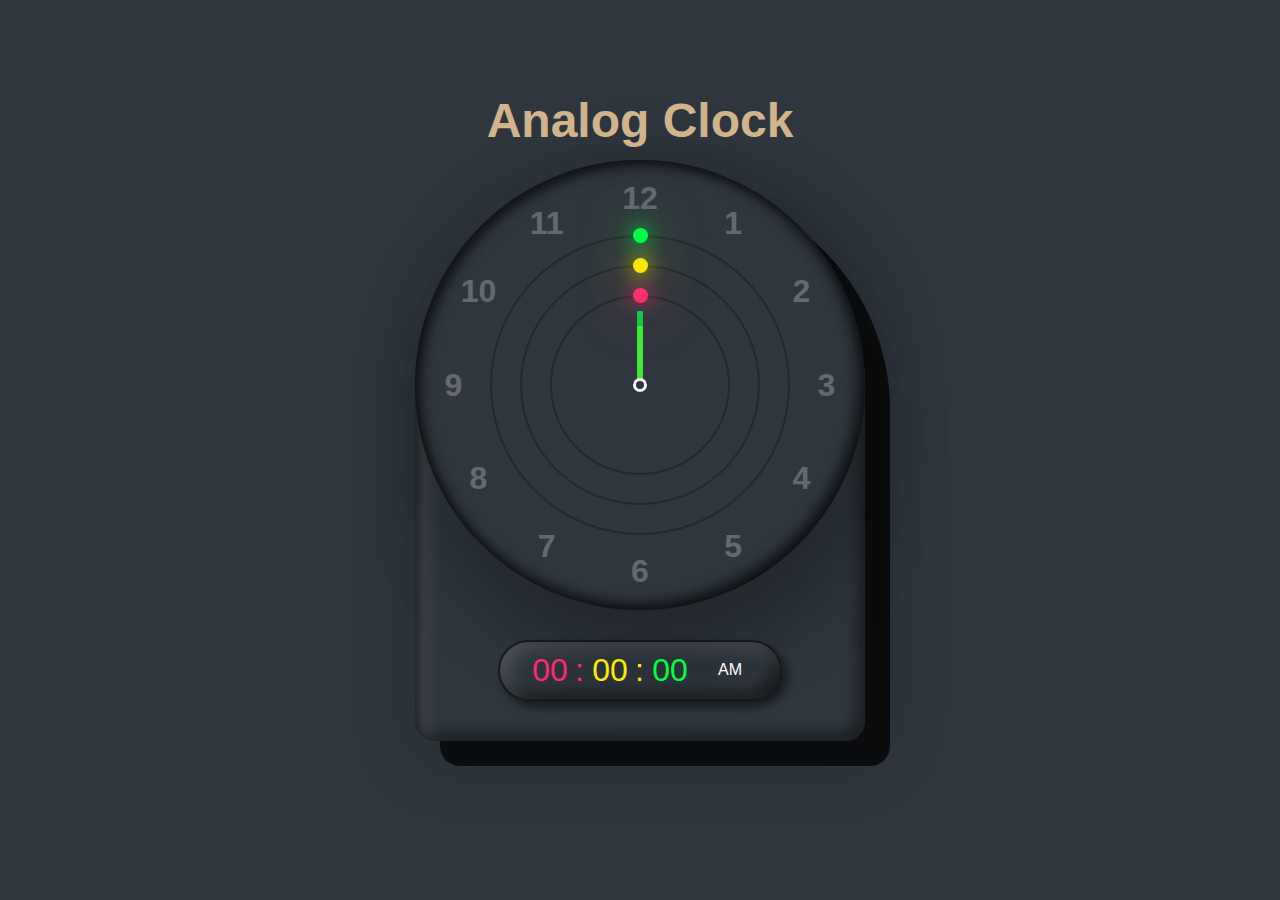
<file: index.html>
<!DOCTYPE html>
<html lang="en">

<head>
    <meta charset="UTF-8">
    <meta name="viewport" content="width=device-width, initial-scale=1.0">
    <title>Clock</title>
    <link rel="stylesheet" href="ck.css">
</head>

<body>
    <div class="container">
        <div class="clock">
            <h2>Analog Clock</h2>
            <div class="circle" id="sc" style="--clr:#04fc43;"><i></i></div>
            <div class="circle circle2" id="mn" style="--clr:#fee800;"><i></i></div>
            <div class="circle circle3" id="hr" style="--clr:#ff2972;"><i></i></div><span
                style="--i:1;"><b>1</b></span><span style="--i:2;"><b>2</b></span><span
                style="--i:3;"><b>3</b></span><span style="--i:4;"><b>4</b></span><span
                style="--i:5;"><b>5</b></span><span style="--i:6;"><b>6</b></span><span
                style="--i:7;"><b>7</b></span><span style="--i:8;"><b>8</b></span><span
                style="--i:9;"><b>9</b></span><span style="--i:10;"><b>10</b></span><span
                style="--i:11;"><b>11</b></span><span style="--i:12;"><b>12</b></span>
        </div>
        <div id="time">
            <div id="hours" style="--clr:#ff2972;">00</div>
            <div id="minutes" style="--clr:#fee800;">00</div>
            <div id="seconds" style="--clr:#04fc43;">00</div>
            <div id="ampm">AM</div>
        </div>
    </div>
    <script>"use strict"; let hr = document.querySelector('#hr'); let mn = document.querySelector('#mn'); let sc = document.querySelector('#sc'); setInterval(() => { let day = new Date(); let hh = day.getHours() * 30; let mm = day.getMinutes() * 6; let ss = day.getSeconds() * 6; hr.style.transform = `rotateZ(${hh + (mm / 12)}deg)`; mn.style.transform = `rotateZ(${mm}deg)`; sc.style.transform = `rotateZ(${ss}deg)`; let hours = document.getElementById('hours'); let minutes = document.getElementById('minutes'); let seconds = document.getElementById('seconds'); let ampm = document.getElementById('ampm'); let h = new Date().getHours(); let m = new Date().getMinutes(); let s = new Date().getSeconds(); let am = h >= 12 ? "PM" : "AM"; if (h > 12) { h = h - 12; } h = (h < 10) ? "0" + h : h; m = (m < 10) ? "0" + m : m; s = (s < 10) ? "0" + s : s; hours.innerHTML = h; minutes.innerHTML = m; seconds.innerHTML = s; ampm.innerHTML = am; }, 1000); </script>
</body>

</html>
</file>
<file: ck.css>
*{margin:0;padding:0;box-sizing:border-box;font-family:'Poppins',sans-serif}body{display:flex;justify-content:center;align-items:center;min-height:100vh;background:#2f363e}.container{position:relative;background:#2f363e;border-radius:20px;border-top-left-radius:225px;border-top-right-radius:225px;box-shadow:25px 25px rgba(0,0,0,.75),10px 10px 70px rgba(0,0,0,.25),inset 5px 5px 10px rgba(0,0,0,.5),inset 5px 5px 20px rgba(255,255,255,.2),inset -5px -5px 15px rgba(0,0,0,.75);display:flex;justify-content:center;align-items:center;flex-direction:column}.clock{position:relative;width:450px;height:450px;background:#2f363e;border-radius:50%;box-shadow:10px 50px 70px rgba(0,0,0,.25),inset 5px 5px 10px rgba(0,0,0,.5),inset 5px 5px 20px rgba(0,0,0,.2),inset -5px -5px 15px rgba(0,0,0,.75);display:flex;justify-content:center;align-items:center;margin-bottom:30px}.clock h2{margin-bottom:11em;text-align:center;font-size:3em;color:tan;}.clock::before{content:'';position:absolute;width:8px;height:8px;background:#2f363e;border:3px solid #fff;border-radius:50%;z-index:100000}.clock span{position:absolute;inset:20px;color:#fff;text-align:center;transform:rotate(calc(30deg * var(--i)))}.clock span b{font-size:2em;opacity:.25;font-weight:600;display:block;transform:rotate(calc(-30deg * var(--i)))}.circle{position:absolute;width:300px;height:300px;border:2px solid rgba(0,0,0,.25);border-radius:50%;display:flex;justify-content:center;align-items:flex-start;z-index:10}.circle i{position:absolute;width:6px;height:50%;background:var(--clr);opacity:.75;transform-origin:bottom;transform:scaleY(.5)}.circle:nth-child(1) i{width:2px}.circle:nth-child(2) i{width:6px}.circle2{width:240px;height:240px;z-index:9}.circle3{width:180px;height:180px;z-index:8}.circle::before{content:'';position:absolute;top:-8.5px;width:15px;height:15px;border-radius:50%;background:var(--clr);box-shadow:0 0 20px var(--clr),0 0 60px var(--clr)}#time{margin-bottom:40px;display:flex;padding:10px 20px;font-size:2em;font-weight:600;border:2px solid rgba(0,0,0,.5);border-radius:40px;box-shadow:5px 5px 10px rgba(0,0,0,.5),inset 5px 5px 20px rgba(255,255,255,.2),inset -5px -5px 15px rgba(0,0,0,.75)}#time div{position:relative;width:60px;text-align:center;font-weight:500;color:var(--clr)}#time div:nth-child(1)::after,#time div:nth-child(2)::after{content:':';position:absolute;right:-4px}#time div:last-child{font-size:.5em;display:flex;justify-content:center;align-items:center;color:#fff}#time div:nth-child(2)::after{animation:animate 1s steps(1) infinite}@keyframes animate{0%{opacity:2}50%{opacity:0}}
</file>
